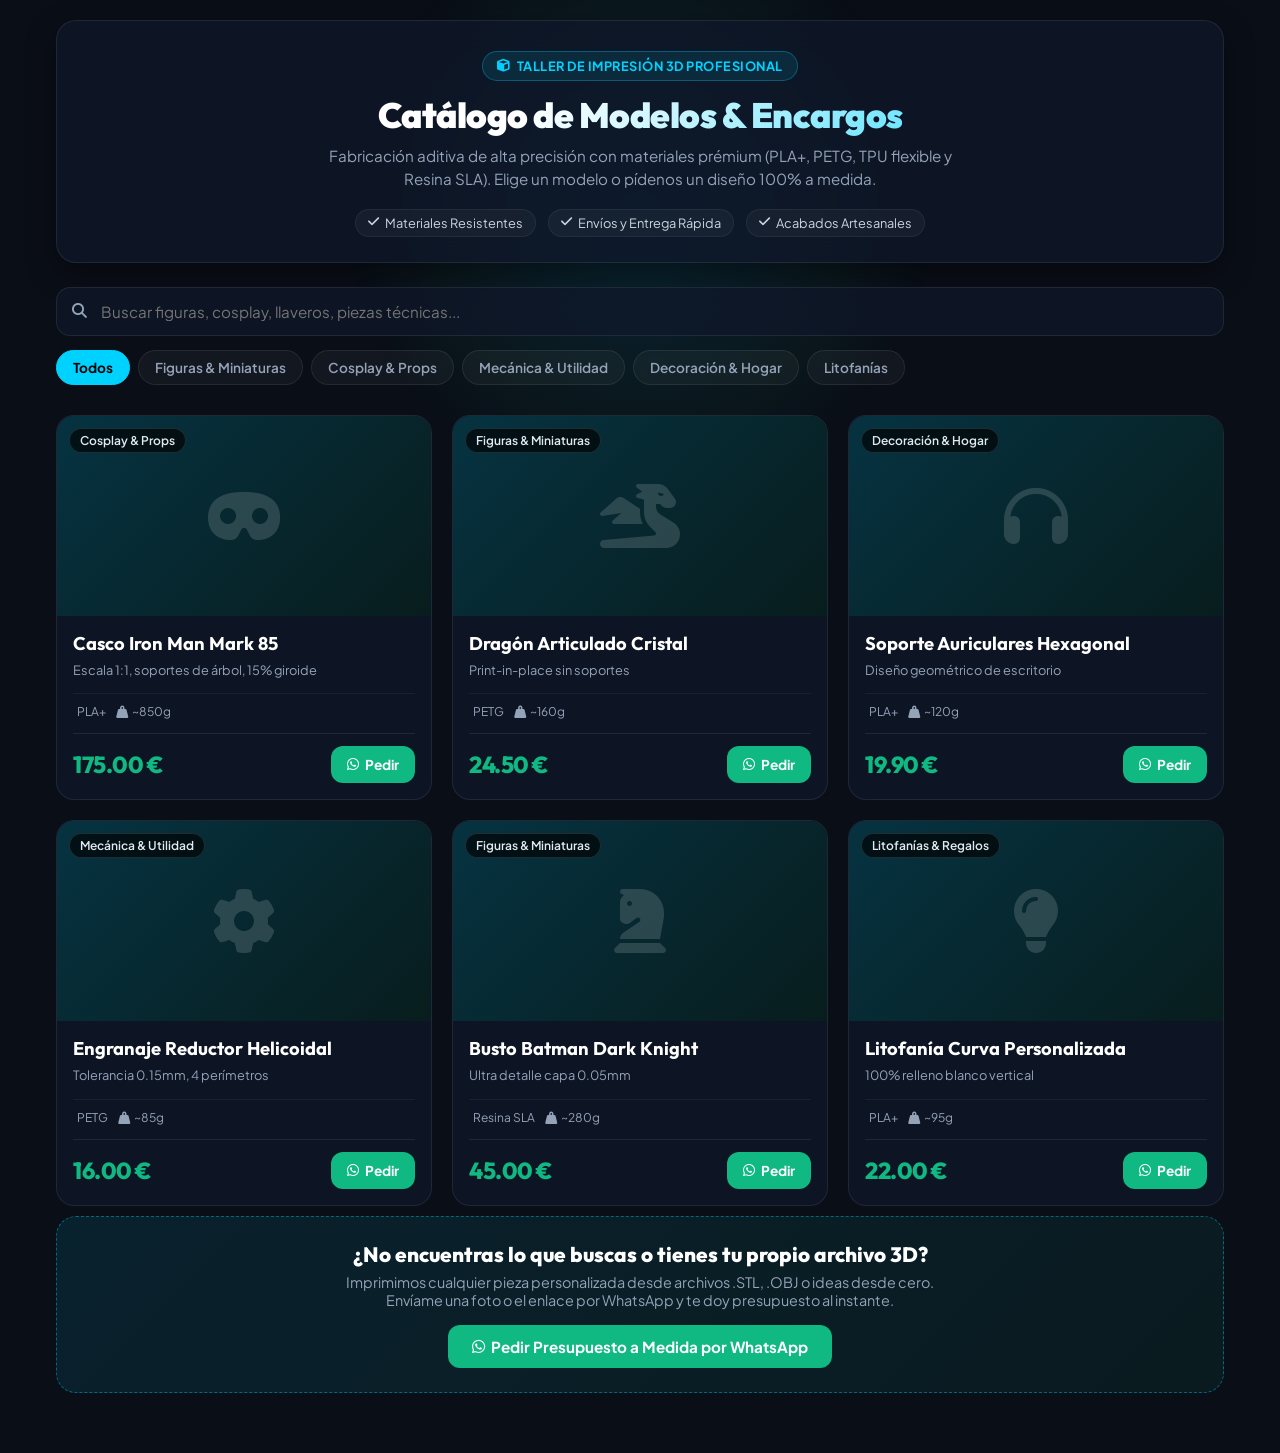
<file: catalogo.html>
<!DOCTYPE html>
<html lang="es">
<head>
  <meta charset="UTF-8">
  <meta name="viewport" content="width=device-width, initial-scale=1.0, maximum-scale=1.0, user-scalable=no">
  <title>Catálogo 3D & Trabajos por Encargo | Print3D Studio</title>
  <link rel="icon" type="image/svg+xml" href="img/icon.svg">
  
  <!-- Google Fonts & Font Awesome -->
  <link rel="preconnect" href="https://fonts.googleapis.com">
  <link rel="preconnect" href="https://fonts.gstatic.com" crossorigin>
  <link href="https://fonts.googleapis.com/css2?family=Outfit:wght@400;600;700;800;900&family=Plus+Jakarta+Sans:wght@400;500;600;700;800&family=JetBrains+Mono:wght@500;700&display=swap" rel="stylesheet">
  <link rel="stylesheet" href="https://cdnjs.cloudflare.com/ajax/libs/font-awesome/6.4.0/css/all.min.css">

  <style>
    :root {
      --bg-primary: #0a0e17;
      --bg-secondary: #0f172a;
      --bg-card: rgba(15, 23, 42, 0.75);
      --border-color: rgba(255, 255, 255, 0.08);
      --primary: #00d2ff;
      --primary-hover: #00b4db;
      --emerald: #10b981;
      --amber: #f59e0b;
      --text-main: #f8fafc;
      --text-muted: #94a3b8;
    }

    * {
      box-sizing: border-box;
      margin: 0;
      padding: 0;
      font-family: 'Plus Jakarta Sans', sans-serif;
      -webkit-tap-highlight-color: transparent;
    }

    body {
      background-color: var(--bg-primary);
      color: var(--text-main);
      min-height: 100vh;
      display: flex;
      flex-direction: column;
      position: relative;
      overflow-x: hidden;
    }

    /* Ambient background glow */
    .bg-glow {
      position: fixed;
      top: -10%;
      left: 50%;
      transform: translateX(-50%);
      width: 600px;
      height: 600px;
      background: radial-gradient(circle, rgba(0, 210, 255, 0.12) 0%, rgba(16, 185, 129, 0.05) 50%, transparent 70%);
      pointer-events: none;
      z-index: 0;
    }

    .container {
      width: 100%;
      max-width: 1200px;
      margin: 0 auto;
      padding: 20px 16px 60px;
      position: relative;
      z-index: 1;
    }

    /* Top Banner / Store Header */
    .catalog-header {
      text-align: center;
      padding: 30px 15px 25px;
      background: var(--bg-card);
      border: 1px solid var(--border-color);
      backdrop-filter: blur(16px);
      -webkit-backdrop-filter: blur(16px);
      border-radius: 20px;
      margin-bottom: 24px;
      box-shadow: 0 10px 30px rgba(0, 0, 0, 0.4);
    }

    .shop-badge {
      display: inline-flex;
      align-items: center;
      gap: 6px;
      padding: 6px 14px;
      border-radius: 50px;
      background: rgba(0, 210, 255, 0.1);
      border: 1px solid rgba(0, 210, 255, 0.3);
      color: var(--primary);
      font-size: 0.8rem;
      font-weight: 700;
      margin-bottom: 12px;
      letter-spacing: 0.5px;
      text-transform: uppercase;
    }

    .shop-title {
      font-family: 'Outfit', sans-serif;
      font-size: 2.2rem;
      font-weight: 900;
      letter-spacing: -0.5px;
      margin-bottom: 8px;
      background: linear-gradient(135deg, #ffffff 40%, #00d2ff 100%);
      -webkit-background-clip: text;
      -webkit-text-fill-color: transparent;
    }

    .shop-desc {
      color: var(--text-muted);
      font-size: 0.95rem;
      max-width: 650px;
      margin: 0 auto 18px;
      line-height: 1.5;
    }

    .shop-features {
      display: flex;
      justify-content: center;
      flex-wrap: wrap;
      gap: 12px;
      font-size: 0.8rem;
      color: #cbd5e1;
    }

    .shop-feature-item {
      display: inline-flex;
      align-items: center;
      gap: 6px;
      background: rgba(255, 255, 255, 0.04);
      padding: 5px 12px;
      border-radius: 20px;
      border: 1px solid rgba(255, 255, 255, 0.06);
    }

    /* Search & Filter Toolbar */
    .catalog-toolbar {
      display: flex;
      flex-direction: column;
      gap: 14px;
      margin-bottom: 24px;
    }

    .search-box {
      position: relative;
      width: 100%;
    }

    .search-box i {
      position: absolute;
      left: 16px;
      top: 50%;
      transform: translateY(-50%);
      color: var(--text-muted);
      font-size: 0.95rem;
    }

    .search-input {
      width: 100%;
      padding: 14px 16px 14px 44px;
      background: var(--bg-card);
      border: 1px solid var(--border-color);
      border-radius: 14px;
      color: var(--text-main);
      font-size: 0.95rem;
      outline: none;
      transition: all 0.2s ease;
    }

    .search-input:focus {
      border-color: var(--primary);
      box-shadow: 0 0 0 3px rgba(0, 210, 255, 0.2);
    }

    .pills-container {
      display: flex;
      gap: 8px;
      overflow-x: auto;
      padding-bottom: 6px;
      scrollbar-width: none;
    }

    .pills-container::-webkit-scrollbar {
      display: none;
    }

    .pill-btn {
      white-space: nowrap;
      padding: 8px 16px;
      border-radius: 30px;
      background: rgba(255, 255, 255, 0.04);
      border: 1px solid rgba(255, 255, 255, 0.08);
      color: var(--text-muted);
      font-size: 0.85rem;
      font-weight: 600;
      cursor: pointer;
      transition: all 0.2s ease;
    }

    .pill-btn:hover {
      background: rgba(255, 255, 255, 0.08);
      color: var(--text-main);
    }

    .pill-btn.active {
      background: var(--primary);
      color: #000;
      border-color: var(--primary);
      font-weight: 700;
    }

    /* Product Grid */
    .products-grid {
      display: grid;
      grid-template-columns: repeat(auto-fill, minmax(280px, 1fr));
      gap: 20px;
    }

    /* Product Card */
    .product-card {
      background: var(--bg-card);
      border: 1px solid var(--border-color);
      border-radius: 18px;
      overflow: hidden;
      backdrop-filter: blur(12px);
      -webkit-backdrop-filter: blur(12px);
      display: flex;
      flex-direction: column;
      transition: transform 0.25s ease, box-shadow 0.25s ease, border-color 0.25s ease;
    }

    .product-card:hover {
      transform: translateY(-4px);
      box-shadow: 0 12px 30px rgba(0, 0, 0, 0.5);
      border-color: rgba(0, 210, 255, 0.3);
    }

    .product-image-wrap {
      width: 100%;
      height: 200px;
      position: relative;
      background: #070b12;
      overflow: hidden;
      display: flex;
      align-items: center;
      justify-content: center;
    }

    .product-img {
      width: 100%;
      height: 100%;
      object-fit: cover;
      transition: transform 0.3s ease;
    }

    .product-card:hover .product-img {
      transform: scale(1.04);
    }

    .product-placeholder-icon {
      font-size: 4rem;
      color: rgba(255, 255, 255, 0.15);
      background: linear-gradient(135deg, rgba(0, 210, 255, 0.2), rgba(16, 185, 129, 0.1));
      width: 100%;
      height: 100%;
      display: flex;
      align-items: center;
      justify-content: center;
    }

    .product-category-badge {
      position: absolute;
      top: 12px;
      left: 12px;
      padding: 4px 10px;
      border-radius: 20px;
      background: rgba(0, 0, 0, 0.65);
      backdrop-filter: blur(8px);
      -webkit-backdrop-filter: blur(8px);
      border: 1px solid rgba(255, 255, 255, 0.12);
      color: #e2e8f0;
      font-size: 0.75rem;
      font-weight: 600;
    }

    .product-body {
      padding: 16px;
      display: flex;
      flex-direction: column;
      flex-grow: 1;
    }

    .product-title {
      font-family: 'Outfit', sans-serif;
      font-size: 1.15rem;
      font-weight: 700;
      margin-bottom: 6px;
      line-height: 1.3;
      color: #ffffff;
    }

    .product-notes {
      font-size: 0.8rem;
      color: var(--text-muted);
      margin-bottom: 14px;
      line-height: 1.4;
      flex-grow: 1;
      display: -webkit-box;
      -webkit-line-clamp: 2;
      -webkit-box-orient: vertical;
      overflow: hidden;
    }

    .product-specs {
      display: flex;
      gap: 10px;
      font-size: 0.75rem;
      color: #94a3b8;
      margin-bottom: 14px;
      padding-top: 10px;
      border-top: 1px solid rgba(255, 255, 255, 0.05);
    }

    .product-spec-item {
      display: inline-flex;
      align-items: center;
      gap: 4px;
    }

    .product-footer {
      display: flex;
      align-items: center;
      justify-content: space-between;
      gap: 10px;
      padding-top: 12px;
      border-top: 1px solid rgba(255, 255, 255, 0.08);
    }

    .product-price {
      font-family: 'Outfit', sans-serif;
      font-size: 1.45rem;
      font-weight: 800;
      color: var(--emerald);
      letter-spacing: -0.5px;
    }

    .btn-order-wa {
      display: inline-flex;
      align-items: center;
      justify-content: center;
      gap: 6px;
      padding: 10px 16px;
      border-radius: 12px;
      background: #10b981;
      color: #ffffff;
      font-size: 0.85rem;
      font-weight: 700;
      text-decoration: none;
      border: none;
      cursor: pointer;
      transition: background 0.2s ease, transform 0.15s ease;
    }

    .btn-order-wa:hover {
      background: #059669;
      transform: scale(1.02);
    }

    /* Custom Order CTA Card */
    .custom-order-card {
      grid-column: 1 / -1;
      background: linear-gradient(135deg, rgba(0, 210, 255, 0.1), rgba(16, 185, 129, 0.08));
      border: 1px dashed rgba(0, 210, 255, 0.4);
      border-radius: 20px;
      padding: 24px;
      text-align: center;
      margin-top: 10px;
    }

    .custom-order-title {
      font-family: 'Outfit', sans-serif;
      font-size: 1.3rem;
      font-weight: 800;
      color: #ffffff;
      margin-bottom: 6px;
    }

    .custom-order-desc {
      color: var(--text-muted);
      font-size: 0.9rem;
      max-width: 600px;
      margin: 0 auto 16px;
    }

    .empty-state {
      grid-column: 1 / -1;
      text-align: center;
      padding: 60px 20px;
      color: var(--text-muted);
    }

    .empty-state i {
      font-size: 3rem;
      margin-bottom: 12px;
      color: rgba(255, 255, 255, 0.15);
    }

    /* Toast */
    #toast-msg {
      position: fixed;
      bottom: 24px;
      right: 24px;
      padding: 12px 20px;
      background: #1e293b;
      color: #fff;
      border-radius: 10px;
      border: 1px solid var(--primary);
      box-shadow: 0 10px 25px rgba(0,0,0,0.5);
      font-size: 0.85rem;
      font-weight: 600;
      display: none;
      z-index: 9999;
    }
  </style>
</head>
<body>
  <div class="bg-glow"></div>

  <div class="container">
    <!-- Header -->
    <header class="catalog-header">
      <div class="shop-badge">
        <i class="fa-solid fa-cube"></i> Taller de Impresión 3D Profesional
      </div>
      <h1 class="shop-title" id="shop-name">Catálogo de Modelos & Encargos</h1>
      <p class="shop-desc">
        Fabricación aditiva de alta precisión con materiales prémium (PLA+, PETG, TPU flexible y Resina SLA). 
        Elige un modelo o pídenos un diseño 100% a medida.
      </p>
      <div class="shop-features">
        <span class="shop-feature-item"><i class="fa-solid fa-check text-cyan"></i> Materiales Resistentes</span>
        <span class="shop-feature-item"><i class="fa-solid fa-check text-cyan"></i> Envíos y Entrega Rápida</span>
        <span class="shop-feature-item"><i class="fa-solid fa-check text-cyan"></i> Acabados Artesanales</span>
      </div>
    </header>

    <!-- Toolbar -->
    <div class="catalog-toolbar">
      <div class="search-box">
        <i class="fa-solid fa-magnifying-glass"></i>
        <input type="text" id="catalog-search" class="search-input" placeholder="Buscar figuras, cosplay, llaveros, piezas técnicas..." oninput="filterProducts()">
      </div>

      <div class="pills-container" id="category-pills">
        <button class="pill-btn active" onclick="selectCategory('ALL', this)">Todos</button>
        <button class="pill-btn" onclick="selectCategory('Figuras & Miniaturas', this)">Figuras & Miniaturas</button>
        <button class="pill-btn" onclick="selectCategory('Cosplay & Props', this)">Cosplay & Props</button>
        <button class="pill-btn" onclick="selectCategory('Mecánica & Utilidad', this)">Mecánica & Utilidad</button>
        <button class="pill-btn" onclick="selectCategory('Decoración & Hogar', this)">Decoración & Hogar</button>
        <button class="pill-btn" onclick="selectCategory('Litofanías & Regalos', this)">Litofanías</button>
      </div>
    </div>

    <!-- Products Grid -->
    <div class="products-grid" id="products-grid">
      <!-- Injected by JavaScript -->
    </div>

    <!-- Custom Piece Banner -->
    <div class="custom-order-card">
      <div class="custom-order-title">¿No encuentras lo que buscas o tienes tu propio archivo 3D?</div>
      <p class="custom-order-desc">
        Imprimimos cualquier pieza personalizada desde archivos .STL, .OBJ o ideas desde cero. Envíame una foto o el enlace por WhatsApp y te doy presupuesto al instante.
      </p>
      <a href="https://wa.me/?text=Hola!%20Tengo%20una%20idea%20o%20archivo%20para%20imprimir%20en%203D%2C%20me%20gustar%C3%ADa%20pedir%20presupuesto" target="_blank" class="btn-order-wa" style="padding: 12px 24px; font-size: 0.95rem;">
        <i class="fa-brands fa-whatsapp"></i> Pedir Presupuesto a Medida por WhatsApp
      </a>
    </div>
  </div>

  <div id="toast-msg"></div>

  <script>
    let catalogItems = [];
    let currentCategory = 'ALL';

    function initCatalog() {
      // 1. Try to load from URL parameter (?data=base64)
      const urlParams = new URLSearchParams(window.location.search);
      const dataParam = urlParams.get('data');

      if (dataParam) {
        try {
          const jsonStr = decodeURIComponent(escape(atob(dataParam)));
          const parsed = JSON.parse(jsonStr);
          if (Array.isArray(parsed) && parsed.length > 0) {
            catalogItems = parsed;
          }
        } catch (e) {
          console.warn('Could not parse catalog data from URL:', e);
        }
      }

      // 2. Fallback to localStorage if on same device or domain
      if (!catalogItems || catalogItems.length === 0) {
        try {
          const savedState = localStorage.getItem('PRINT3D_ERP_STATE_V7');
          if (savedState) {
            const state = JSON.parse(savedState);
            if (state && Array.isArray(state.catalog) && state.catalog.length > 0) {
              catalogItems = state.catalog;
            }
          }
        } catch (e) {
          console.warn('Could not read state from localStorage:', e);
        }
      }

      // 3. Ultimate fallback sample models if completely empty
      if (!catalogItems || catalogItems.length === 0) {
        catalogItems = [
          { id: '1', name: 'Casco Iron Man Mark 85', category: 'Cosplay & Props', material: 'PLA+', price: 175.00, weight: 850, time: 42.0, icon: 'fa-solid fa-mask', notes: 'Escala 1:1, gran nivel de detalle y acabado pulido.' },
          { id: '2', name: 'Dragón Articulado Cristal', category: 'Figuras & Miniaturas', material: 'PETG', price: 24.50, weight: 160, time: 7.5, icon: 'fa-solid fa-dragon', notes: 'Print-in-place articulado sin montaje ni pegamento.' },
          { id: '3', name: 'Soporte Auriculares Hexagonal', category: 'Decoración & Hogar', material: 'PLA+', price: 19.90, weight: 120, time: 4.0, icon: 'fa-solid fa-headphones', notes: 'Diseño geométrico moderno para escritorio o setup gamer.' },
          { id: '4', name: 'Engranaje Reductor Helicoidal', category: 'Mecánica & Utilidad', material: 'PETG', price: 16.00, weight: 85, time: 3.5, icon: 'fa-solid fa-gear', notes: 'Alta resistencia mecánica y precisión dimensional.' },
          { id: '5', name: 'Busto Batman Dark Knight', category: 'Figuras & Miniaturas', material: 'Resina SLA', price: 45.00, weight: 280, time: 14.0, icon: 'fa-solid fa-chess-knight', notes: 'Definición extrema en resina fotopolímera de 8K.' },
          { id: '6', name: 'Litofanía Curva Personalizada', category: 'Litofanías & Regalos', material: 'PLA+', price: 22.00, weight: 95, time: 6.0, icon: 'fa-solid fa-lightbulb', notes: 'Convierte tu foto favorita en una lámpara 3D translúcida.' }
        ];
      }

      renderProducts(catalogItems);
    }

    function renderProducts(items) {
      const grid = document.getElementById('products-grid');
      if (!grid) return;

      if (!items || items.length === 0) {
        grid.innerHTML = `
          <div class="empty-state">
            <i class="fa-solid fa-box-open"></i>
            <h3>No se encontraron modelos</h3>
            <p>Prueba con otra palabra clave o selecciona otra categoría.</p>
          </div>
        `;
        return;
      }

      grid.innerHTML = items.map(item => {
        const photoHtml = item.photo 
          ? `<img src="${item.photo}" alt="${escapeHtml(item.name)}" class="product-img">`
          : `<div class="product-placeholder-icon"><i class="${item.icon || 'fa-solid fa-cube'}"></i></div>`;

        const waText = `¡Hola! 👋 He visto tu catálogo 3D y me gustaría encargar el modelo "*${item.name}*" (${parseFloat(item.price || 0).toFixed(2)} €). ¿Podrías darme más detalles o plazo de entrega?`;
        const waUrl = `https://wa.me/?text=${encodeURIComponent(waText)}`;

        return `
          <div class="product-card">
            <div class="product-image-wrap">
              ${photoHtml}
              <div class="product-category-badge">${escapeHtml(item.category || 'Varios')}</div>
            </div>
            <div class="product-body">
              <h3 class="product-title">${escapeHtml(item.name)}</h3>
              <p class="product-notes">${escapeHtml(item.notes || 'Pieza impresa en 3D con materiales de alta calidad y resistencia.')}</p>
              
              <div class="product-specs">
                <span class="product-spec-item"><i class="fa-solid fa-spool text-cyan"></i> ${escapeHtml(item.material || 'PLA+')}</span>
                ${item.weight ? `<span class="product-spec-item"><i class="fa-solid fa-weight-hanging text-muted"></i> ~${item.weight}g</span>` : ''}
              </div>

              <div class="product-footer">
                <div class="product-price">${parseFloat(item.price || 0).toFixed(2)} €</div>
                <a href="${waUrl}" target="_blank" class="btn-order-wa" title="Encargar por WhatsApp">
                  <i class="fa-brands fa-whatsapp"></i> Pedir
                </a>
              </div>
            </div>
          </div>
        `;
      }).join('');
    }

    function selectCategory(cat, btn) {
      currentCategory = cat;
      document.querySelectorAll('.pill-btn').forEach(b => b.classList.remove('active'));
      if (btn) btn.classList.add('active');
      filterProducts();
    }

    function filterProducts() {
      const query = (document.getElementById('catalog-search')?.value || '').toLowerCase().trim();
      const filtered = catalogItems.filter(item => {
        const matchesCategory = (currentCategory === 'ALL' || item.category === currentCategory);
        const matchesQuery = !query || 
          (item.name && item.name.toLowerCase().includes(query)) ||
          (item.notes && item.notes.toLowerCase().includes(query)) ||
          (item.material && item.material.toLowerCase().includes(query));
        return matchesCategory && matchesQuery;
      });
      renderProducts(filtered);
    }

    function escapeHtml(str) {
      if (!str) return '';
      return String(str)
        .replace(/&/g, '&amp;')
        .replace(/</g, '&lt;')
        .replace(/>/g, '&gt;')
        .replace(/"/g, '&quot;')
        .replace(/'/g, '&#039;');
    }

    document.addEventListener('DOMContentLoaded', initCatalog);
  </script>
</body>
</html>
</file>
